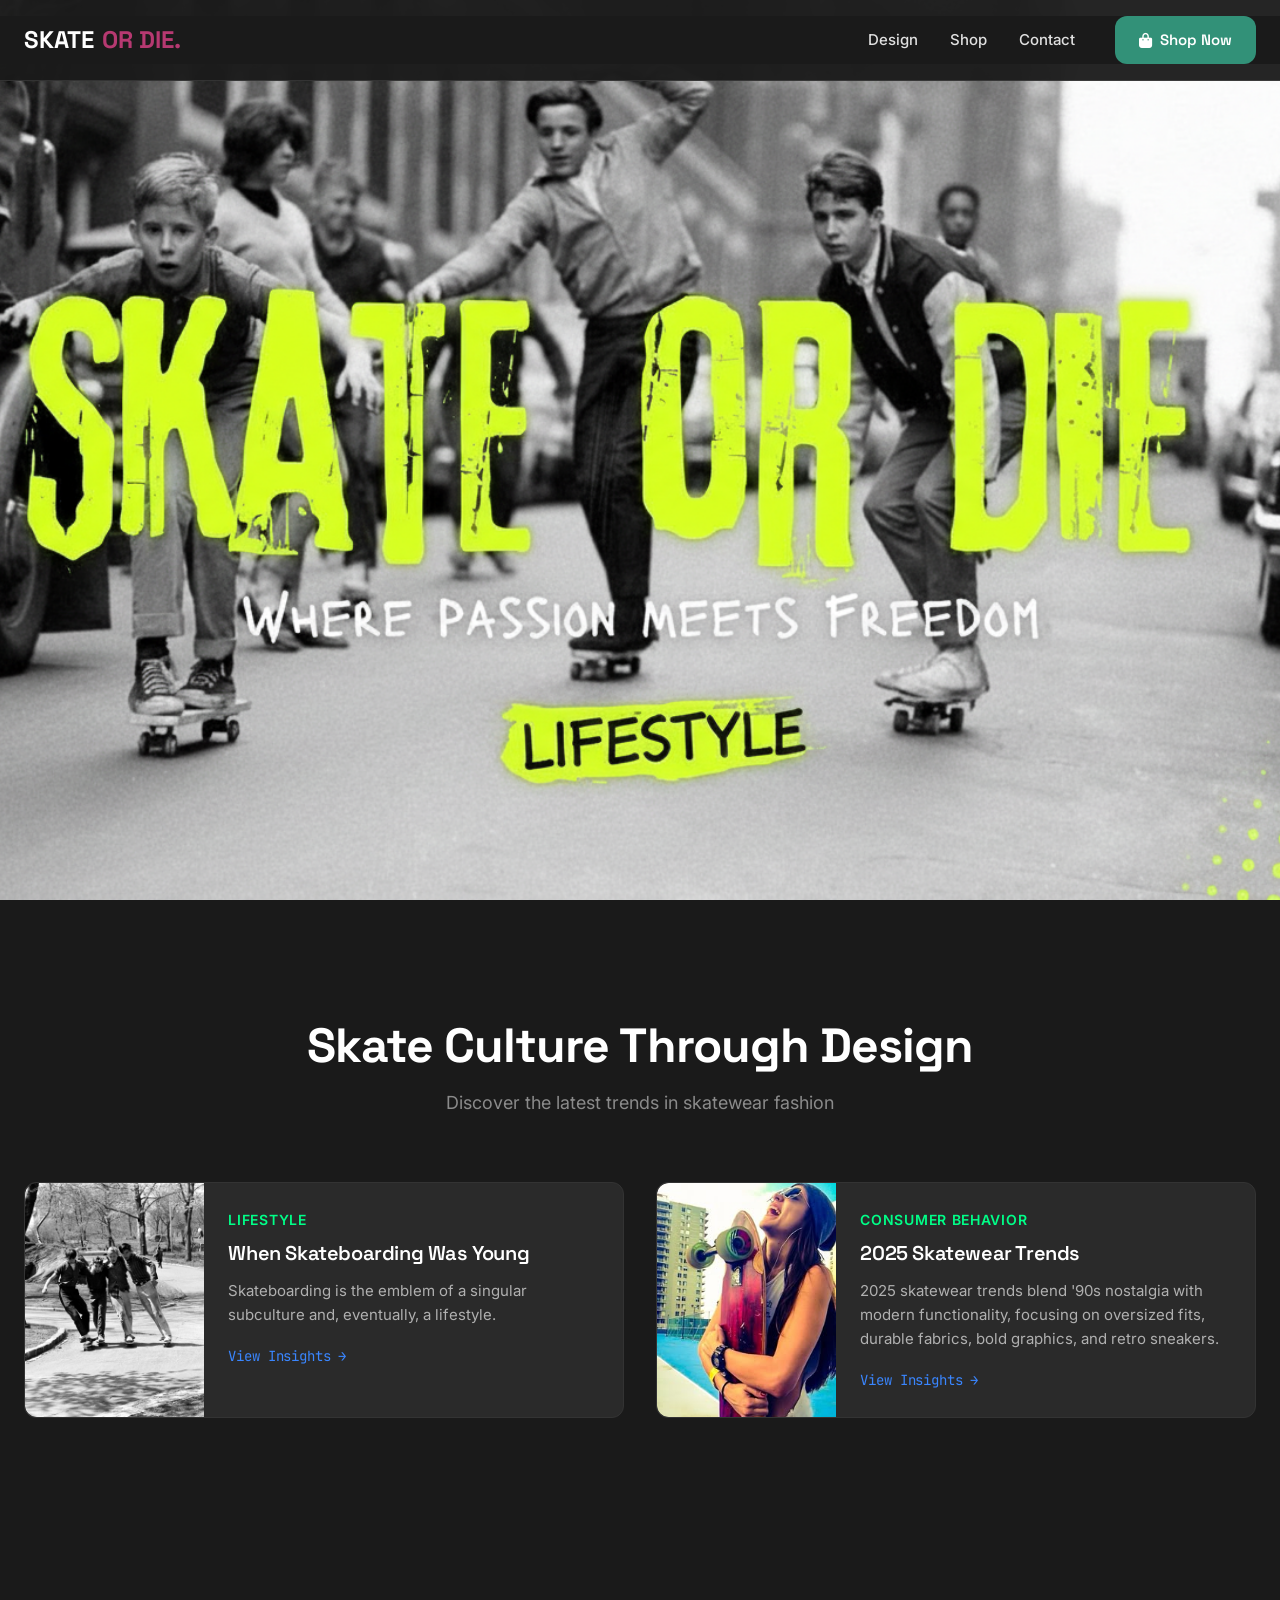
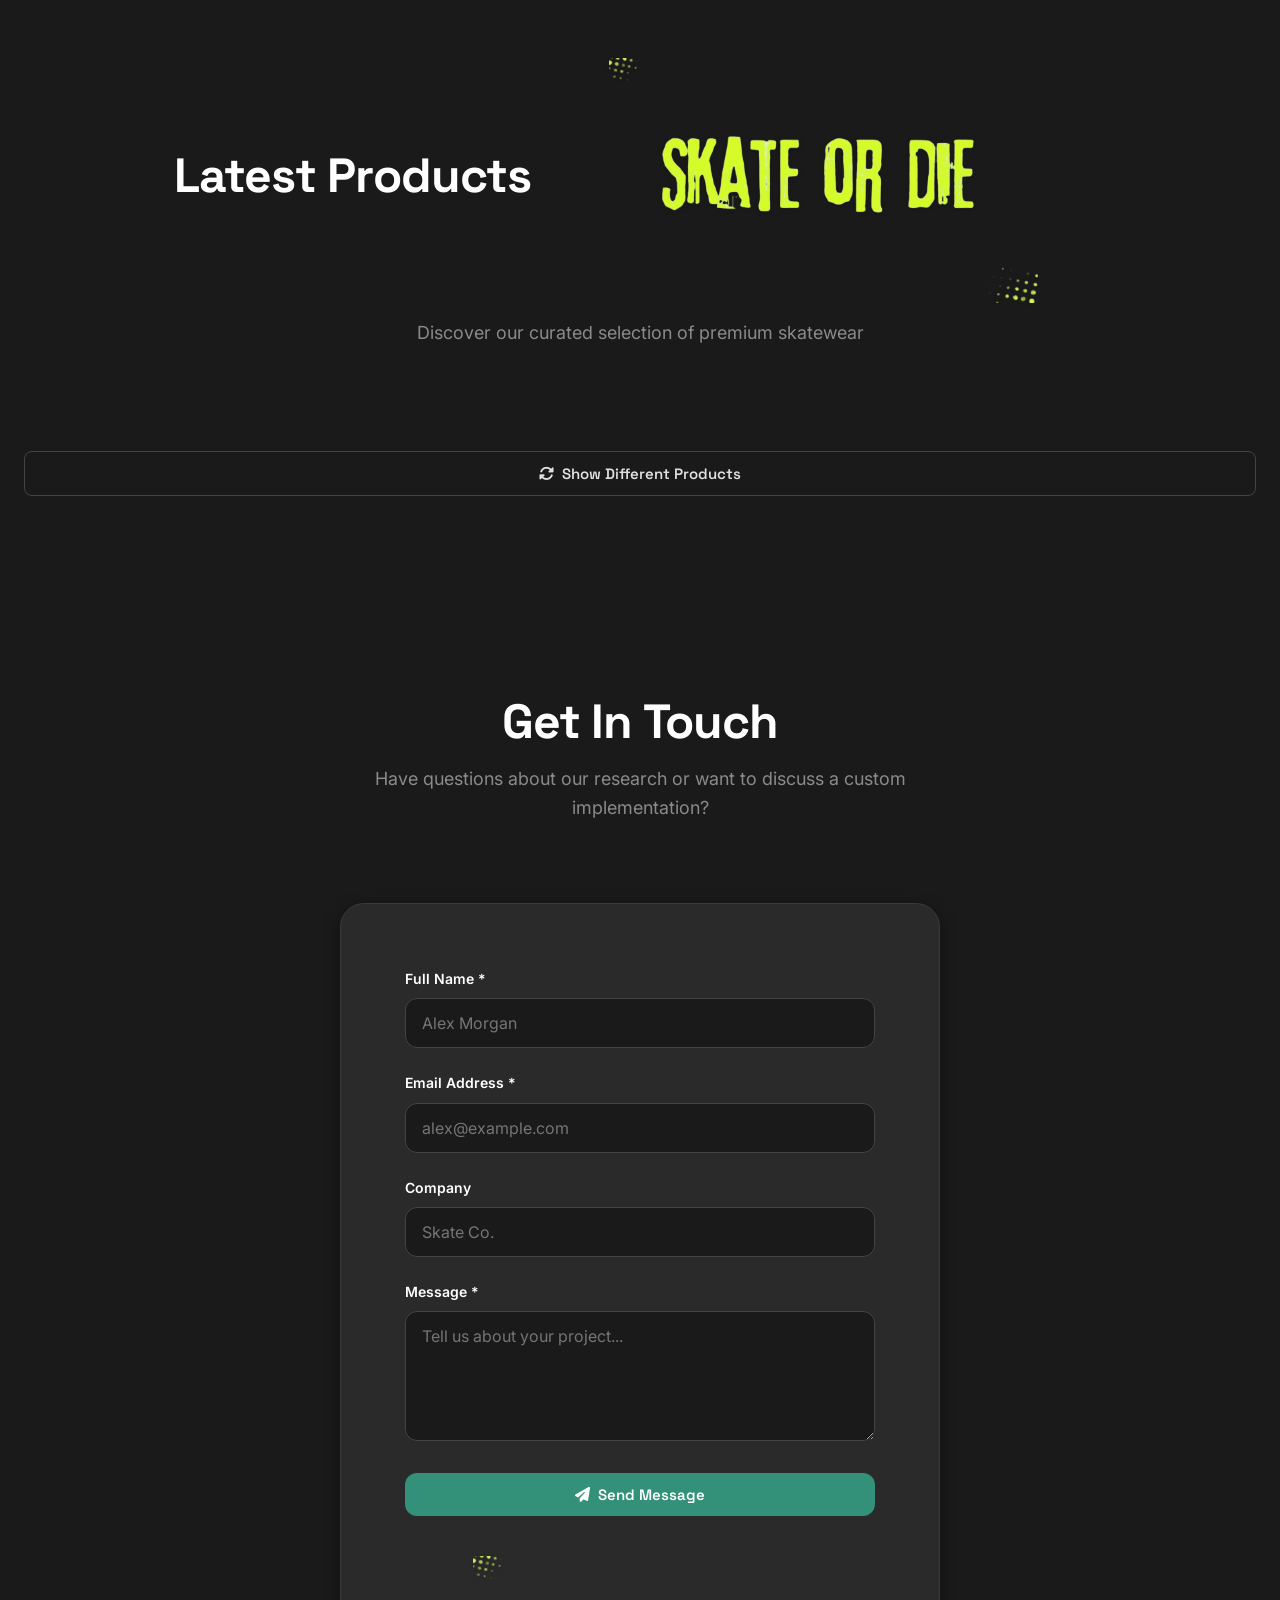
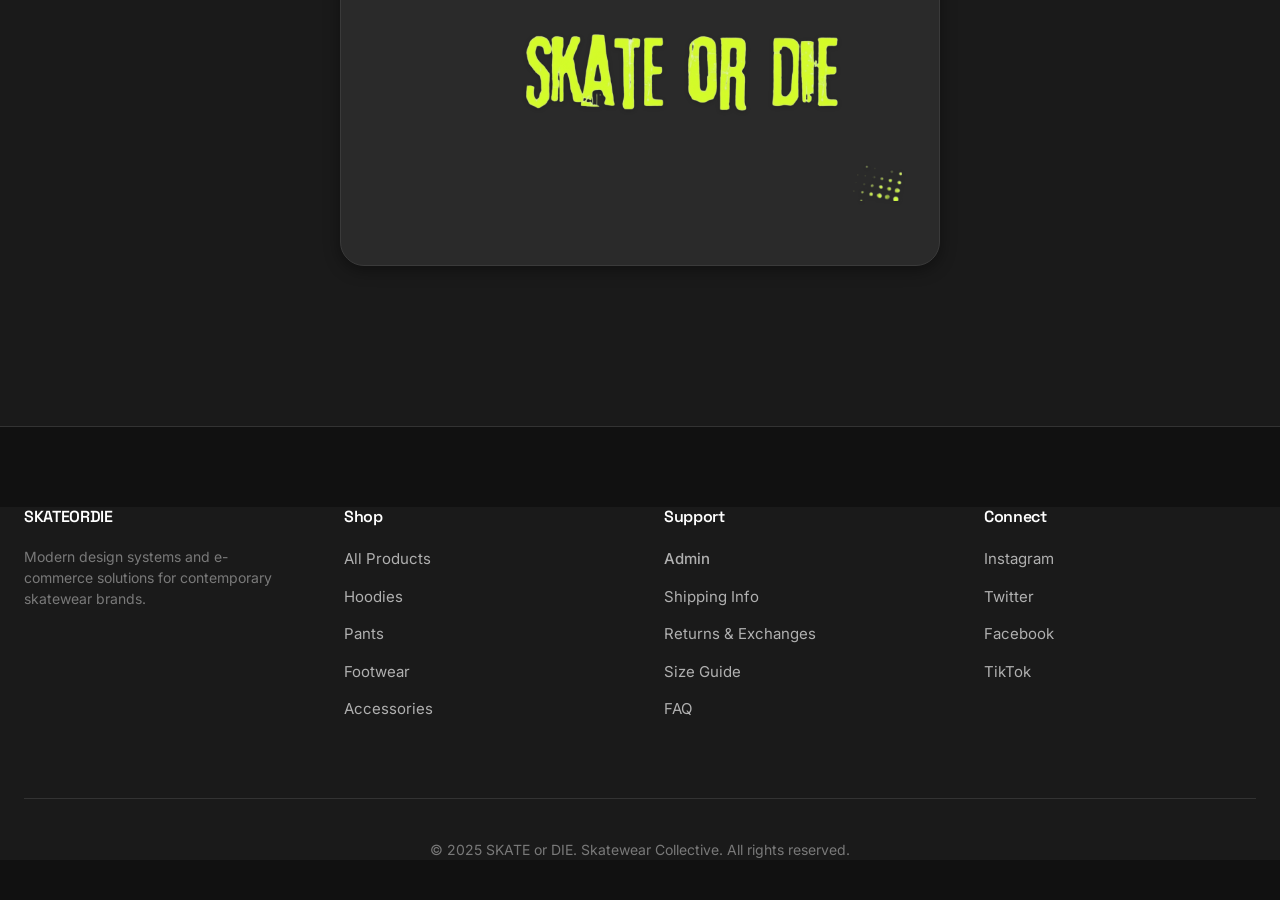
<file: index.html>
<!DOCTYPE html>
<html lang="en">
<head>
  <meta charset="UTF-8">
  <meta name="viewport" content="width=device-width, initial-scale=1.0">
  <title>SKATEORDIE. | Modern Skatewear Collective</title>
  <!-- Google Fonts -->
  <link rel="preconnect" href="https://fonts.googleapis.com">
  <link rel="preconnect" href="https://fonts.gstatic.com" crossorigin>
  <link href="https://fonts.googleapis.com/css2?family=Inter:wght@300;400;500;600;700;800&family=Space+Grotesk:wght@400;500;600;700&family=JetBrains+Mono:wght@400;500&display=swap" rel="stylesheet">
  <!-- Icons -->
  <link rel="stylesheet" href="https://cdnjs.cloudflare.com/ajax/libs/font-awesome/6.4.0/css/all.min.css">
  <!-- CSS Files -->
  <link rel="stylesheet" href="css/style.css">
  <link rel="stylesheet" href="css/home.css">
</head>
<body>
<!-- Modern Header -->
<header class="header" id="header">
  <div class="container header-container">
    <a href="index.html" class="logo">
      SKATE<span>OR DIE.</span>
    </a>

    <nav class="nav">
      <ul class="nav-links">
        <li><a href="#research" class="nav-link">Design</a></li>
        <li class="dropdown">
          <a href="shop.html" class="nav-link">Shop</a>
          <div class="dropdown-content">

          </div>
        </li>
        <li><a href="#contact" class="nav-link">Contact</a></li>
      </ul>

      <div class="nav-actions">
        <a href="shop.html#filter-all" class="btn btn-primary" onclick="filterProducts('all')">
          <i class="fas fa-shopping-bag"></i>
          Shop Now
        </a>
      </div>
    </nav>

    <!-- Mobile Menu Toggle -->
    <button class="btn btn-secondary mobile-menu-toggle" style="display: none;">
      <i class="fas fa-bars"></i>
    </button>
  </div>
</header>

<!-- Hero Section -->
<section class="hero">
</section>

<!-- Research Section -->
<section id="research" class="section">
  <div class="container">
    <div class="section-header">
      <h2 class="display-md">Skate Culture Through Design</h2>
      <p class="text-lg opacity-75">
        Discover the latest trends in skatewear fashion
      </p>
    </div>

    <div class="card-grid">
      <div class="card" style="flex: 1; min-width: 300px; display: flex; flex-direction: row;">
        <div style="width: 30%;
               background:
                 url('img/img5.jpg')
                 center/cover no-repeat;
               border-radius: var(--border-radius) 0 0 var(--border-radius);">
        </div>
        <div style="width: 70%; padding: 24px;">
          <div class="card-category">LIFESTYLE</div>
          <h3 class="card-title">When Skateboarding Was Young</h3>
          <p class="card-description">
            Skateboarding is the emblem of a singular subculture and, eventually, a lifestyle.
          </p>
          <a href="#" class="text-sm font-mono" style="color: var(--primary); text-decoration: none;">
            View Insights →
          </a>
        </div>
      </div>

      <div class="card" style="flex: 1; min-width: 300px; display: flex; flex-direction: row;">
        <div style="width: 30%;
               background:
                 url('img/img2.jpg')
                 center/cover no-repeat;
               border-radius: var(--border-radius) 0 0 var(--border-radius);">
        </div>
        <div style="width: 70%; padding: 24px;">
          <div class="card-category">Consumer Behavior</div>
          <h3 class="card-title">2025 Skatewear Trends</h3>
          <p class="card-description">
            2025 skatewear trends blend '90s nostalgia with modern functionality, focusing on oversized fits, durable fabrics, bold graphics, and retro sneakers.
          </p>
          <a href="#" class="text-sm font-mono" style="color: var(--primary); text-decoration: none;">
            View Insights →
          </a>
        </div>
      </div>
    </div>
  </div>
</section>

<!-- Products Section -->
<section id="moodboards" class="section">
  <div class="container">
    <div class="section-header">
      <h2 class="display-md">Latest Products
        <span class="inline-logo"></span>
      </h2>
      <p class="text-lg opacity-75">
        Discover our curated selection of premium skatewear
      </p>
    </div>

    <div class="card-grid" id="productsContainer" style="display: grid; grid-template-columns: repeat(auto-fit, minmax(300px, 1fr)); gap: 24px;">
      <!-- Три случайные карточки загружаются динамически -->
    </div>

    <!-- Кнопка для обновления продуктов -->
    <div style="text-align: center; margin-top: 40px;">
      <button class="btn btn-accent" onclick="refreshHomeProducts()"
              style="padding: 12px 24px; background-color: transparent; color: #e0e0e0; border: 1px solid #444; border-radius: 8px; font-weight: 600; cursor: pointer; transition: all 0.3s ease;">
        <i class="fas fa-sync-alt"></i>
        Show Different Products
      </button>
    </div>
  </div>
</section>

<!-- Contact Section - UPDATED VERSION -->
<!-- Contact Section -->
<section id="contact" class="section-sm">
  <div class="container">
    <div class="section-header">
      <h2 class="display-md">Get In Touch</h2>
      <p class="text-lg opacity-75">
        Have questions about our research or want to discuss a custom implementation?
      </p>
    </div>

    <div class="form-section" style="max-width: 600px;">
      <!-- Success Message (will be shown after redirect) -->
      <div id="successMessage" style="display: none; padding: 20px; background: rgba(46, 204, 113, 0.1); border: 1px solid #2ecc71; border-radius: 8px; margin-bottom: 20px;">
        <div style="display: flex; align-items: center; gap: 10px;">
          <i class="fas fa-check-circle" style="color: #2ecc71; font-size: 1.5rem;"></i>
          <div>
            <h3 style="color: #2ecc71; margin: 0 0 5px 0;">Message Sent Successfully!</h3>
            <p style="color: white; margin: 0; opacity: 0.9;">Thank you for contacting us. We'll get back to you soon.</p>
          </div>
        </div>
      </div>

      <!-- Contact Form -->

      <form name="contact" method="POST" data-netlify="true" action="/thank-you.html" netlify-honeypot="bot-field">
        <!-- Hidden fields required by Netlify -->
        <input type="hidden" name="form-name" value="contact">

        <!-- Optional subject -->
        <input type="hidden" name="subject" value="New message from SKATEORDIE contact form">

        <!-- Honeypot field -->
        <p style="display: none;">
          <label>Don't fill this out if you're human: <input name="bot-field"></label>
        </p>

        <div class="form-group">
          <label class="form-label">Full Name *</label>
          <input type="text" name="name" class="form-control" placeholder="Alex Morgan" required>
        </div>

        <div class="form-group">
          <label class="form-label">Email Address *</label>
          <input type="email" name="email" class="form-control" placeholder="alex@example.com" required>
        </div>

        <div class="form-group">
          <label class="form-label">Company</label>
          <input type="text" name="company" class="form-control" placeholder="Skate Co.">
        </div>

        <div class="form-group">
          <label class="form-label">Message *</label>
          <textarea name="message" class="form-control" placeholder="Tell us about your project..." rows="5" required></textarea>
        </div>

        <button type="submit" class="btn btn-primary" style="width: 100%" id="submitBtn">
          <i class="fas fa-paper-plane"></i>
          Send Message
        </button>
      </form>

      <div style="margin-top: 40px;">
        <span class="inline-logo"></span>
      </div>
    </div>
  </div>
</section>

<!-- Footer -->

<!-- Footer -->
<footer class="footer">
  <div class="container">
    <div class="footer-grid">
      <div class="footer-col">
        <h3>SKATEORDIE</h3>
        <p class="text-sm opacity-75 mt-3">
          Modern design systems and e-commerce solutions
          for contemporary skatewear brands.
        </p>
      </div>

      <div class="footer-col">
        <h3>Shop</h3>
        <ul class="footer-links">
          <li><a href="#filter-all" onclick="filterProducts('all')">All Products</a></li>
          <li><a href="#filter-hoodies" onclick="filterProducts('Hoodies')">Hoodies</a></li>
          <li><a href="#filter-pants" onclick="filterProducts('Pants')">Pants</a></li>
          <li><a href="#filter-footwear" onclick="filterProducts('Footwear')">Footwear</a></li>
          <li><a href="#filter-accessories" onclick="filterProducts('Accessories')">Accessories</a></li>
        </ul>
      </div>

      <div class="footer-col">
        <h3>Support</h3>
        <ul class="footer-links">
          <li><a href="admin.html" class="nav-link">Admin</a></li>
          <li><a href="#">Shipping Info</a></li>
          <li><a href="#">Returns & Exchanges</a></li>
          <li><a href="#">Size Guide</a></li>
          <li><a href="#">FAQ</a></li>
        </ul>
      </div>

      <div class="footer-col">
        <h3>Connect</h3>
        <ul class="footer-links">
          <li><a href="#">Instagram</a></li>
          <li><a href="#">Twitter</a></li>
          <li><a href="#">Facebook</a></li>
          <li><a href="#">TikTok</a></li>
        </ul>
      </div>
    </div>

    <div class="footer-bottom">
      <p class="text-sm opacity-75">
        © 2025 SKATE or DIE. Skatewear Collective. All rights reserved.
      </p>
    </div>
  </div>
</footer>

<!-- JavaScript Files -->
<script src="js/script.js"></script>
<script src="js/home.js"></script>
<script src="js/navbar.js"></script> <!-- ДОБАВИТЬ ЭТОТ СКРИПТ -->
<script src="js/home-products.js"></script> <!-- ДОБАВИТЬ ЭТОТ СКРИПТ -->

<!-- Form Submission JavaScript -->
</body>
</html>
</file>
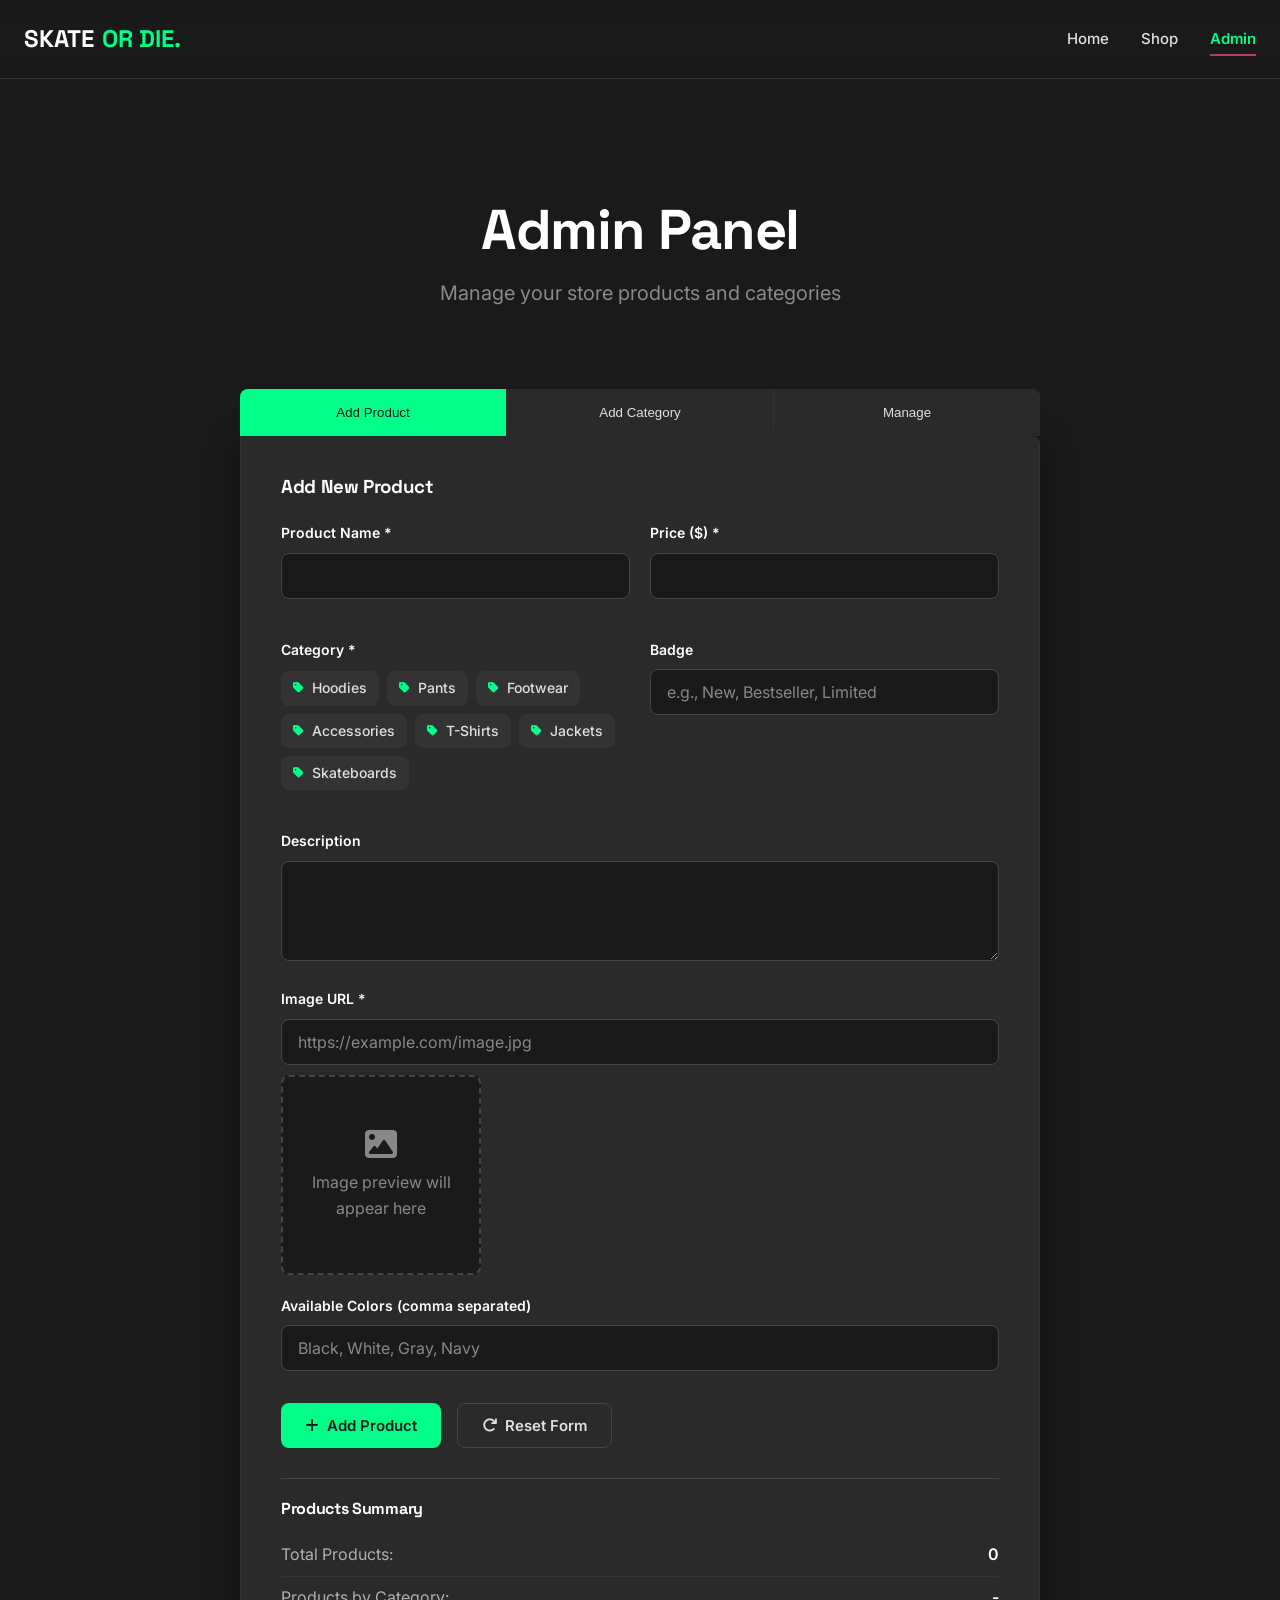
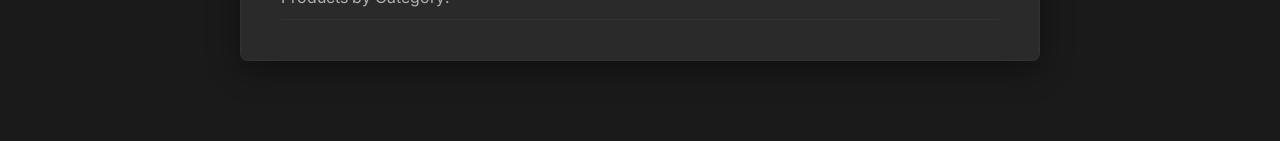
<file: admin.html>
<!DOCTYPE html>
<html lang="en">
<head>
  <meta charset="UTF-8">
  <meta name="viewport" content="width=device-width, initial-scale=1.0">
  <title>Admin Panel | SKATEORDIE.</title>
  <!-- Google Fonts -->
  <link rel="preconnect" href="https://fonts.googleapis.com">
  <link rel="preconnect" href="https://fonts.gstatic.com" crossorigin>
  <link href="https://fonts.googleapis.com/css2?family=Inter:wght@300;400;500;600;700;800&family=Space+Grotesk:wght@400;500;600;700&family=JetBrains+Mono:wght@400;500&display=swap" rel="stylesheet">
  <!-- Icons -->
  <link rel="stylesheet" href="https://cdnjs.cloudflare.com/ajax/libs/font-awesome/6.4.0/css/all.min.css">
  <!-- CSS Files -->
  <link rel="stylesheet" href="css/style.css">
  <style>
    /* Темная тема для админ панели */
    body {
      background-color: #1a1a1a;
      color: #e0e0e0;
    }

    .admin-header {
      background-color: rgba(26, 26, 26, 0.95);
      border-bottom: 1px solid #333;
      padding: 20px 0;
    }

    .logo {
      color: #ffffff;
    }

    .logo span {
      color: #00ff88;
    }

    .nav-link {
      color: #e0e0e0;
    }

    .nav-link:hover {
      color: #00ff88;
    }

    .nav-link.active {
      color: #00ff88;
    }

    .admin-hero {
      padding-top: 120px;
      padding-bottom: 40px;
      text-align: center;
    }

    .display-md {
      color: #ffffff;
      margin-bottom: 16px;
    }

    .admin-panel-section {
      padding: 40px 0 80px;
    }

    .admin-tabs {
      display: flex;
      gap: 1px;
      background-color: #333;
      border-radius: 8px 8px 0 0;
      overflow: hidden;
      max-width: 800px;
      margin: 0 auto;
    }

    .admin-tab {
      flex: 1;
      padding: 16px;
      background-color: #2a2a2a;
      border: none;
      color: #e0e0e0;
      font-weight: 500;
      cursor: pointer;
      transition: all 0.3s ease;
      text-align: center;
    }

    .admin-tab:hover {
      background-color: #333;
    }

    .admin-tab.active {
      background-color: #00ff88;
      color: #1a1a1a;
    }

    .admin-content {
      background-color: #2a2a2a;
      border-radius: 0 8px 8px 8px;
      padding: 40px;
      box-shadow: 0 8px 32px rgba(0,0,0,0.4);
      max-width: 800px;
      margin: 0 auto;
      border: 1px solid #333;
      border-top: none;
    }

    .admin-form {
      display: none;
    }

    .admin-form.active {
      display: block;
      animation: fadeIn 0.3s ease;
    }

    @keyframes fadeIn {
      from { opacity: 0; transform: translateY(10px); }
      to { opacity: 1; transform: translateY(0); }
    }

    .form-row {
      display: grid;
      grid-template-columns: 1fr 1fr;
      gap: 20px;
      margin-bottom: 20px;
    }

    .form-group {
      margin-bottom: 20px;
    }

    .form-label {
      display: block;
      font-size: 0.875rem;
      font-weight: 600;
      margin-bottom: 8px;
      color: #ffffff;
    }

    .form-control {
      width: 100%;
      padding: 12px 16px;
      border: 1px solid #444;
      border-radius: 8px;
      font-family: 'Inter', sans-serif;
      font-size: 1rem;
      background-color: #1a1a1a;
      color: #ffffff;
      transition: all 0.3s ease;
    }

    .form-control:focus {
      outline: none;
      border-color: #00ff88;
      box-shadow: 0 0 0 3px rgba(0, 255, 136, 0.1);
    }

    .form-control::placeholder {
      color: #888;
    }

    textarea.form-control {
      min-height: 100px;
      resize: vertical;
    }

    .form-actions {
      display: flex;
      gap: 16px;
      margin-top: 32px;
    }

    .image-preview {
      width: 200px;
      height: 200px;
      border-radius: 8px;
      overflow: hidden;
      background-color: #1a1a1a;
      border: 2px dashed #444;
      display: flex;
      align-items: center;
      justify-content: center;
      margin-top: 10px;
    }

    .image-preview img {
      width: 100%;
      height: 100%;
      object-fit: cover;
    }

    .image-preview-placeholder {
      color: #888;
      text-align: center;
      padding: 20px;
    }

    .image-preview-placeholder i {
      font-size: 2rem;
      margin-bottom: 10px;
      display: block;
    }

    .categories-list {
      margin-top: 20px;
    }

    .categories-tags {
      display: flex;
      flex-wrap: wrap;
      gap: 8px;
      margin-top: 10px;
    }

    .category-tag {
      display: inline-flex;
      align-items: center;
      gap: 8px;
      padding: 6px 12px;
      background-color: #333;
      border-radius: 8px;
      font-size: 0.875rem;
      font-weight: 500;
      color: #e0e0e0;
      cursor: pointer;
      transition: all 0.3s ease;
    }

    .category-tag:hover {
      background-color: #444;
    }

    .category-tag.selected {
      background-color: #00ff88;
      color: #1a1a1a;
    }

    .category-tag i {
      color: #00ff88;
      font-size: 0.75rem;
    }

    .category-tag.selected i {
      color: #1a1a1a;
    }

    .products-summary {
      margin-top: 30px;
      padding-top: 20px;
      border-top: 1px solid #444;
    }

    .summary-item {
      display: flex;
      justify-content: space-between;
      padding: 8px 0;
      border-bottom: 1px solid #333;
    }

    .summary-label {
      color: #b0b0b0;
    }

    .summary-value {
      font-weight: 600;
      color: #ffffff;
    }

    .btn {
      display: inline-flex;
      align-items: center;
      gap: 8px;
      padding: 12px 24px;
      border-radius: 8px;
      border: none;
      font-family: 'Inter', sans-serif;
      font-weight: 600;
      font-size: 0.9375rem;
      cursor: pointer;
      transition: all 0.3s ease;
      text-decoration: none;
    }

    .btn-primary {
      background-color: #00ff88;
      color: #1a1a1a;
    }

    .btn-primary:hover {
      opacity: 0.9;
      transform: translateY(-2px);
    }

    .btn-secondary {
      background-color: transparent;
      color: #e0e0e0;
      border: 1px solid #444;
    }

    .btn-secondary:hover {
      border-color: #00ff88;
      color: #00ff88;
    }

    .notification {
      position: fixed;
      top: 100px;
      right: 24px;
      background-color: #00ff88;
      color: #1a1a1a;
      padding: 12px 20px;
      border-radius: 8px;
      box-shadow: 0 4px 16px rgba(0,0,0,0.4);
      z-index: 9999;
      animation: slideIn 0.3s ease;
      font-weight: 500;
      max-width: 300px;
    }

    @keyframes slideIn {
      from { transform: translateX(100%); opacity: 0; }
      to { transform: translateX(0); opacity: 1; }
    }
  </style>
</head>
<body>
<!-- Admin Header -->
<header class="admin-header">
  <div class="container header-container">
    <a href="index.html" class="logo">
      SKATE<span>OR DIE.</span>
    </a>

    <nav class="nav">
      <ul class="nav-links">
        <li><a href="index.html" class="nav-link">Home</a></li>
        <li><a href="shop.html" class="nav-link">Shop</a></li>
        <li><a href="admin.html" class="nav-link active">Admin</a></li>
      </ul>
    </nav>
  </div>
</header>

<!-- Admin Hero -->
<section class="admin-hero">
  <div class="container">
    <h1 class="display-md">Admin Panel</h1>
    <p class="text-lg opacity-75">
      Manage your store products and categories
    </p>
  </div>
</section>

<!-- Admin Panel -->
<section class="admin-panel-section">
  <div class="container">
    <div class="admin-tabs">
      <button class="admin-tab active" onclick="showAdminTab('addProduct')">Add Product</button>
      <button class="admin-tab" onclick="showAdminTab('addCategory')">Add Category</button>
      <button class="admin-tab" onclick="showAdminTab('manage')">Manage</button>
    </div>

    <div class="admin-content">
      <!-- Add Product Form -->
      <div class="admin-form active" id="addProductForm">
        <h3 class="mb-4">Add New Product</h3>
        <form id="productForm" onsubmit="addNewProduct(event)">
          <div class="form-row">
            <div class="form-group">
              <label class="form-label">Product Name *</label>
              <input type="text" class="form-control" id="productName" required>
            </div>

            <div class="form-group">
              <label class="form-label">Price ($) *</label>
              <input type="number" class="form-control" id="productPrice" min="0" step="0.01" required>
            </div>
          </div>

          <div class="form-row">
            <div class="form-group">
              <label class="form-label">Category *</label>
              <div class="categories-tags" id="categorySelection">
                <!-- Categories will be loaded here -->
              </div>
              <input type="hidden" id="selectedCategory" required>
            </div>

            <div class="form-group">
              <label class="form-label">Badge</label>
              <input type="text" class="form-control" id="productBadge" placeholder="e.g., New, Bestseller, Limited">
            </div>
          </div>

          <div class="form-group">
            <label class="form-label">Description</label>
            <textarea class="form-control" id="productDescription" rows="3"></textarea>
          </div>

          <div class="form-group">
            <label class="form-label">Image URL *</label>
            <input type="url" class="form-control" id="productImageUrl"
                   placeholder="https://example.com/image.jpg" required>

            <div class="image-preview" id="imagePreview">
              <div class="image-preview-placeholder">
                <i class="fas fa-image"></i>
                <span>Image preview will appear here</span>
              </div>
            </div>
          </div>

          <div class="form-group">
            <label class="form-label">Available Colors (comma separated)</label>
            <input type="text" class="form-control" id="productColors"
                   placeholder="Black, White, Gray, Navy">
          </div>

          <div class="form-actions">
            <button type="submit" class="btn btn-primary">
              <i class="fas fa-plus"></i>
              Add Product
            </button>
            <button type="button" class="btn btn-secondary" onclick="resetProductForm()">
              <i class="fas fa-redo"></i>
              Reset Form
            </button>
          </div>
        </form>

        <div class="products-summary">
          <h4 class="mb-3">Products Summary</h4>
          <div class="summary-item">
            <span class="summary-label">Total Products:</span>
            <span class="summary-value" id="totalProducts">0</span>
          </div>
          <div class="summary-item">
            <span class="summary-label">Products by Category:</span>
            <span class="summary-value" id="categorySummary">-</span>
          </div>
        </div>
      </div>

      <!-- Add Category Form -->
      <div class="admin-form" id="addCategoryForm">
        <h3 class="mb-4">Add New Category</h3>
        <form id="categoryForm" onsubmit="addNewCategory(event)">
          <div class="form-group">
            <label class="form-label">Category Name *</label>
            <input type="text" class="form-control" id="categoryName" required>
          </div>

          <div class="form-actions">
            <button type="submit" class="btn btn-primary">
              <i class="fas fa-plus"></i>
              Add Category
            </button>
            <button type="button" class="btn btn-secondary" onclick="resetCategoryForm()">
              <i class="fas fa-redo"></i>
              Reset
            </button>
          </div>
        </form>

        <div class="categories-list mt-4">
          <h4 class="mb-3">Existing Categories</h4>
          <div class="categories-tags" id="existingCategories">
            <!-- Categories will be loaded here -->
          </div>
        </div>
      </div>

      <!-- Manage Products -->
      <div class="admin-form" id="manageForm">
        <h3 class="mb-4">Manage Products</h3>
        <div class="products-summary">
          <div class="summary-item">
            <span class="summary-label">Total Products in Database:</span>
            <span class="summary-value" id="dbTotalProducts">0</span>
          </div>
          <div class="summary-item">
            <span class="summary-label">Last Added:</span>
            <span class="summary-value" id="lastAdded">-</span>
          </div>
        </div>

        <div class="form-actions mt-4">
          <button type="button" class="btn btn-secondary" onclick="exportProducts()">
            <i class="fas fa-download"></i>
            Export Products
          </button>
          <button type="button" class="btn btn-secondary" onclick="clearLocalStorage()">
            <i class="fas fa-trash"></i>
            Clear Data
          </button>
          <button type="button" class="btn btn-secondary" onclick="restoreDefaultProducts()" style="margin-left: 10px;">
            <i class="fas fa-undo"></i>
            Restore Defaults
          </button>
        </div>
      </div>
    </div>
  </div>
</section>

<!-- JavaScript -->
<script>
  // Product Data - Load from localStorage or use default
  let products = [];
  let categories = ['Hoodies', 'Pants', 'Footwear', 'Accessories', 'T-Shirts', 'Jackets', 'Skateboards'];
  let selectedCategory = '';

  // Initialize admin panel
  document.addEventListener('DOMContentLoaded', function() {
    loadProductsFromStorage();
    loadCategories();
    updateProductSummary();
    setupImagePreview();
    loadExistingCategoriesList();
  });

  // ===== STORAGE FUNCTIONS =====

  function loadProductsFromStorage() {
    const savedProducts = localStorage.getItem('skateordie_products');
    const savedCategories = localStorage.getItem('skateordie_categories');

    if (savedProducts) {
      products = JSON.parse(savedProducts);
    }

    if (savedCategories) {
      const storedCategories = JSON.parse(savedCategories);
      storedCategories.forEach(cat => {
        if (!categories.includes(cat)) {
          categories.push(cat);
        }
      });
    }
  }

  function saveProductsToStorage() {
    localStorage.setItem('skateordie_products', JSON.stringify(products));
    localStorage.setItem('skateordie_categories', JSON.stringify(categories));
  }

  // ===== ADMIN UI FUNCTIONS =====

  function showAdminTab(tabName) {
    // Hide all forms
    document.querySelectorAll('.admin-form').forEach(form => {
      form.classList.remove('active');
    });

    // Remove active class from all tabs
    document.querySelectorAll('.admin-tab').forEach(tab => {
      tab.classList.remove('active');
    });

    // Show selected form and activate tab
    document.getElementById(`${tabName}Form`).classList.add('active');
    event.target.classList.add('active');
  }

  function loadCategories() {
    const container = document.getElementById('categorySelection');

    if (!container) return;

    container.innerHTML = categories.map(category => `
      <div class="category-tag" onclick="selectCategory('${category}')"
           data-category="${category}">
        <i class="fas fa-tag"></i>
        <span>${category}</span>
      </div>
    `).join('');
  }

  function selectCategory(category) {
    selectedCategory = category;

    // Update UI
    document.querySelectorAll('.category-tag').forEach(tag => {
      tag.classList.remove('selected');
      if (tag.dataset.category === category) {
        tag.classList.add('selected');
      }
    });

    document.getElementById('selectedCategory').value = category;
  }

  function setupImagePreview() {
    const imageUrlInput = document.getElementById('productImageUrl');
    const preview = document.getElementById('imagePreview');

    if (imageUrlInput && preview) {
      imageUrlInput.addEventListener('input', function() {
        const url = this.value.trim();

        if (url && (url.startsWith('http://') || url.startsWith('https://'))) {
          preview.innerHTML = `<img src="${url}" alt="Product preview" onerror="this.onerror=null; this.parentElement.innerHTML='<div class=\'image-preview-placeholder\'><i class=\'fas fa-exclamation-circle\'></i><span>Image not found</span></div>';">`;
        } else if (url) {
          preview.innerHTML = '<div class="image-preview-placeholder"><i class="fas fa-exclamation-circle"></i><span>Invalid URL</span></div>';
        } else {
          preview.innerHTML = '<div class="image-preview-placeholder"><i class="fas fa-image"></i><span>Image preview will appear here</span></div>';
        }
      });
    }
  }

  // ===== PRODUCT MANAGEMENT =====

  function addNewProduct(event) {
    event.preventDefault();

    // Get form values
    const name = document.getElementById('productName').value.trim();
    const price = parseFloat(document.getElementById('productPrice').value);
    const category = document.getElementById('selectedCategory').value;
    const badge = document.getElementById('productBadge').value.trim();
    const description = document.getElementById('productDescription').value.trim();
    const imageUrl = document.getElementById('productImageUrl').value.trim();
    const colors = document.getElementById('productColors').value
      .split(',')
      .map(color => color.trim())
      .filter(color => color.length > 0);

    // Validation
    if (!name || !price || !category || !imageUrl) {
      showNotification('Please fill all required fields', 'error');
      return;
    }

    if (price <= 0) {
      showNotification('Price must be greater than 0', 'error');
      return;
    }

    // Generate new product ID
    const newId = products.length > 0
      ? Math.max(...products.map(p => p.id)) + 1
      : 1;

    // Create new product object
    const newProduct = {
      id: newId,
      name: name,
      price: price,
      category: category,
      imageUrl: imageUrl,
      badge: badge || null,
      colors: colors.length > 0 ? colors : ['Black', 'White', 'Gray'],
      addedDate: new Date().toISOString()
    };

    // Add to products array
    products.push(newProduct);

    // Save to localStorage
    saveProductsToStorage();

    // Update UI
    updateProductSummary();

    // Add to categories if new
    if (!categories.includes(category)) {
      categories.push(category);
      loadCategories();
      loadExistingCategoriesList();
    }

    // Reset form
    resetProductForm();

    // Show notification
    showNotification(`Product "${name}" added successfully!`, 'success');
  }

  function addNewCategory(event) {
    event.preventDefault();

    const categoryName = document.getElementById('categoryName').value.trim();

    if (!categoryName) {
      showNotification('Please enter a category name', 'error');
      return;
    }

    if (categories.includes(categoryName)) {
      showNotification('Category already exists', 'error');
      return;
    }

    // Add to categories
    categories.push(categoryName);

    // ✅ ВАЖНО: Сохраняем обновленные категории в localStorage
    saveProductsToStorage();

    // Update UI
    loadCategories();
    loadExistingCategoriesList();

    // Reset form
    resetCategoryForm();

    showNotification(`Category "${categoryName}" added successfully!`, 'success');
  }

  function loadExistingCategoriesList() {
    const container = document.getElementById('existingCategories');

    if (!container) return;

    container.innerHTML = categories.map(category => `
      <div class="category-tag">
        <i class="fas fa-tag"></i>
        <span>${category}</span>
      </div>
    `).join('');
  }

  function updateProductSummary() {
    document.getElementById('totalProducts').textContent = products.length;
    document.getElementById('dbTotalProducts').textContent = products.length;

    // Count by category
    const byCategory = {};
    products.forEach(product => {
      byCategory[product.category] = (byCategory[product.category] || 0) + 1;
    });

    const summary = Object.entries(byCategory)
      .map(([cat, count]) => `${cat}: ${count}`)
      .join(', ');

    document.getElementById('categorySummary').textContent = summary || '-';

    // Last added product
    if (products.length > 0) {
      const lastProduct = products[products.length - 1];
      document.getElementById('lastAdded').textContent =
        `${lastProduct.name} (${lastProduct.category})`;
    } else {
      document.getElementById('lastAdded').textContent = '-';
    }
  }

  // ===== FORM RESET FUNCTIONS =====

  function resetProductForm() {
    document.getElementById('productForm').reset();
    document.getElementById('imagePreview').innerHTML =
      '<div class="image-preview-placeholder"><i class="fas fa-image"></i><span>Image preview will appear here</span></div>';

    // Clear category selection
    selectedCategory = '';
    document.querySelectorAll('.category-tag').forEach(tag => {
      tag.classList.remove('selected');
    });
    document.getElementById('selectedCategory').value = '';
  }

  function resetCategoryForm() {
    document.getElementById('categoryForm').reset();
  }

  // ===== DATA MANAGEMENT =====

  function exportProducts() {
    const dataStr = JSON.stringify(products, null, 2);
    const dataUri = 'data:application/json;charset=utf-8,'+ encodeURIComponent(dataStr);

    const exportFileDefaultName = `skateordie-products-${new Date().toISOString().split('T')[0]}.json`;

    const linkElement = document.createElement('a');
    linkElement.setAttribute('href', dataUri);
    linkElement.setAttribute('download', exportFileDefaultName);
    document.body.appendChild(linkElement);
    linkElement.click();
    document.body.removeChild(linkElement);

    showNotification('Products exported successfully', 'success');
  }

  function clearLocalStorage() {
    if (confirm('Are you sure you want to clear all product data? This cannot be undone.')) {
      localStorage.removeItem('skateordie_products');
      localStorage.removeItem('skateordie_categories');

      // Reset categories
      categories = ['Hoodies', 'Pants', 'Footwear', 'Accessories', 'T-Shirts', 'Jackets', 'Skateboards'];

      // Reset products
      products = [];

      // Update UI
      loadCategories();
      loadExistingCategoriesList();
      updateProductSummary();

      showNotification('All data cleared successfully', 'success');
    }
  }

  function restoreDefaultProducts() {
    if (confirm('Restore default products?')) {
      // Reload the page
      location.reload();
    }
  }

  // ===== UTILITY FUNCTIONS =====

  function showNotification(message, type = 'success') {
    const notification = document.createElement('div');
    notification.className = 'notification';
    notification.textContent = message;

    if (type === 'error') {
      notification.style.backgroundColor = '#ff4444';
    }

    document.body.appendChild(notification);

    // Remove after 3 seconds
    setTimeout(() => {
      notification.style.animation = 'slideIn 0.3s ease reverse';
      setTimeout(() => {
        if (document.body.contains(notification)) {
          document.body.removeChild(notification);
        }
      }, 300);
    }, 3000);
  }
</script>
</body>
</html>
</file>
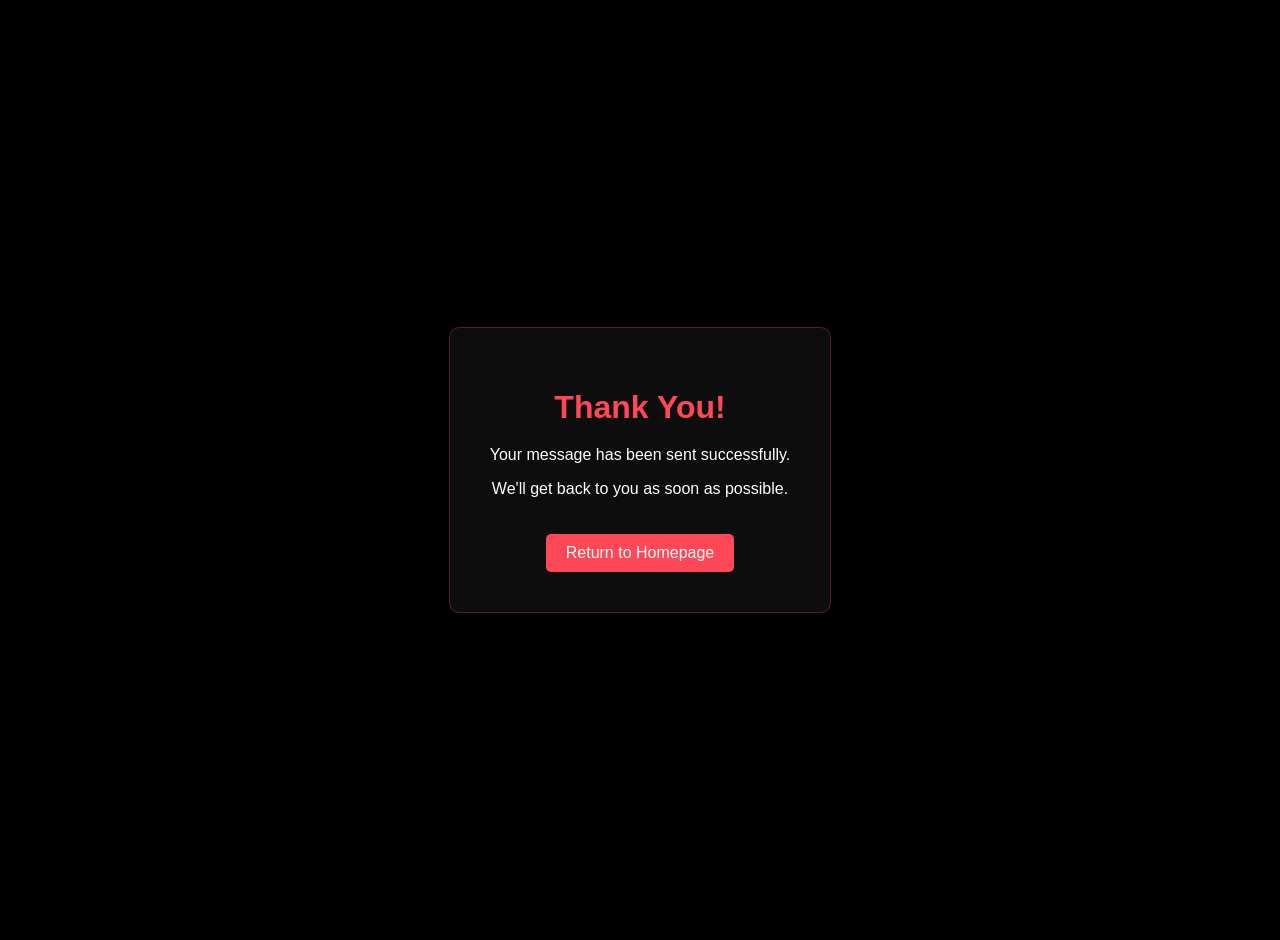
<file: thank-you.html>
<!DOCTYPE html>
<html lang="en">
<head>
  <meta charset="UTF-8">
  <meta name="viewport" content="width=device-width, initial-scale=1.0">
  <title>Thank You | SKATEORDIE.</title>
  <style>
    body {
      font-family: Arial, sans-serif;
      background: #000;
      color: white;
      display: flex;
      justify-content: center;
      align-items: center;
      height: 100vh;
      margin: 0;
      text-align: center;
      padding: 20px;
    }
    .container {
      max-width: 500px;
      background: rgba(255,255,255,0.05);
      padding: 40px;
      border-radius: 10px;
      border: 1px solid rgba(255,71,87,0.3);
    }
    h1 {
      color: #ff4757;
      margin-bottom: 20px;
    }
    .btn {
      display: inline-block;
      margin-top: 20px;
      padding: 10px 20px;
      background: #ff4757;
      color: white;
      text-decoration: none;
      border-radius: 5px;
    }
  </style>
</head>
<body>
<div class="container">
  <h1>Thank You!</h1>
  <p>Your message has been sent successfully.</p>
  <p>We'll get back to you as soon as possible.</p>
  <a href="index.html" class="btn">Return to Homepage</a>
</div>
</body>
</html>
</file>
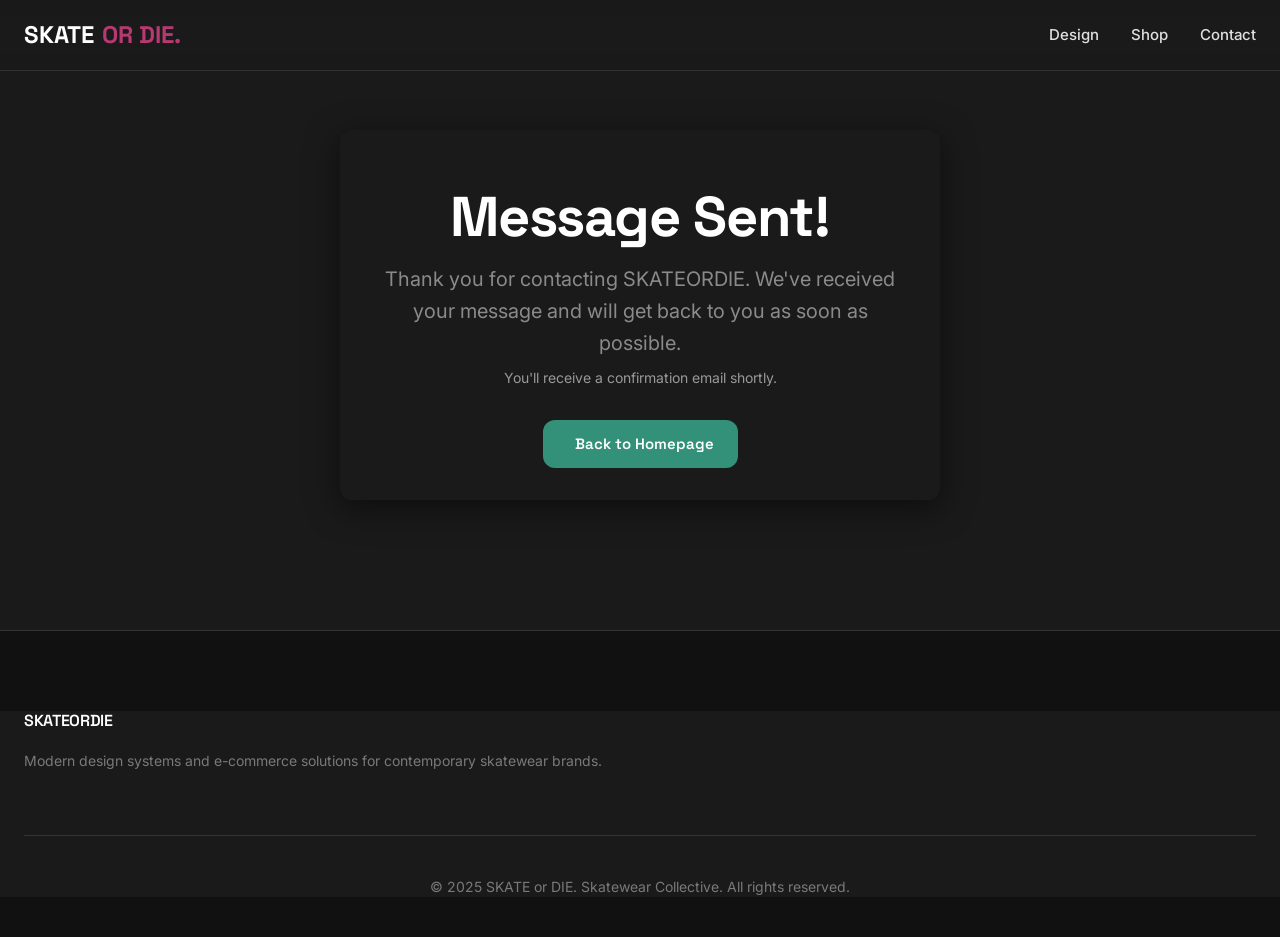
<file: thank_you.html>
<!DOCTYPE html>
<html lang="en">
<head>
  <meta charset="UTF-8">
  <meta name="viewport" content="width=device-width, initial-scale=1.0">
  <title>Thank You! | SKATEORDIE.</title>
  <!-- Samma länkar som på din huvudsida -->
  <link rel="preconnect" href="https://fonts.googleapis.com">
  <link rel="preconnect" href="https://fonts.gstatic.com" crossorigin>
  <link href="https://fonts.googleapis.com/css2?family=Inter:wght@300;400;500;600;700;800&family=Space+Grotesk:wght@400;500;600;700&family=JetBrains+Mono:wght@400;500&display=swap" rel="stylesheet">
  <link rel="stylesheet" href="css/style.css">
  <link rel="stylesheet" href="css/home.css">
  <style>
    .thank-you-container {
      min-height: 70vh;
      display: flex;
      align-items: center;
      justify-content: center;
      text-align: center;
      padding: 2rem;
    }

    .thank-you-content {
      max-width: 600px;
      background: var(--surface);
      padding: 2rem;
      border-radius: var(--border-radius);
      box-shadow: var(--shadow-lg);
    }

    .thank-you-icon {
      font-size: 4rem;
      color: var(--primary);
      margin-bottom: 1.5rem;
    }

    .return-btn {
      display: inline-flex;
      align-items: center;
      gap: 0.5rem;
      margin-top: 2rem;
      padding: 0.75rem 1.5rem;
    }
  </style>
</head>
<body>
<!-- Samma header som på din huvudsida -->
<header class="header" id="header">
  <div class="container header-container">
    <a href="index.html" class="logo">
      SKATE<span>OR DIE.</span>
    </a>
    <nav class="nav">
      <ul class="nav-links">
        <li><a href="index.html#research" class="nav-link">Design</a></li>
        <li><a href="shop.html" class="nav-link">Shop</a></li>
        <li><a href="index.html#contact" class="nav-link">Contact</a></li>
      </ul>
    </nav>
  </div>
</header>

<main>
  <div class="container thank-you-container">
    <div class="thank-you-content">
      <div class="thank-you-icon">
        <i class="fas fa-check-circle"></i>
      </div>
      <h1 class="display-md">Message Sent!</h1>
      <p class="text-lg opacity-75 mt-3">
        Thank you for contacting SKATEORDIE. We've received your message and will get back to you as soon as possible.
      </p>
      <p class="text-sm opacity-60 mt-2">
        You'll receive a confirmation email shortly.
      </p>
      <a href="index.html" class="btn btn-primary return-btn">
        <i class="fas fa-arrow-left"></i>
        Back to Homepage
      </a>
    </div>
  </div>
</main>

<!-- Samma footer som på din huvudsida -->
<footer class="footer">
  <div class="container">
    <div class="footer-grid">
      <div class="footer-col">
        <h3>SKATEORDIE</h3>
        <p class="text-sm opacity-75 mt-3">
          Modern design systems and e-commerce solutions
          for contemporary skatewear brands.
        </p>
      </div>
      <!-- ... resten av din footer ... -->
    </div>
    <div class="footer-bottom">
      <p class="text-sm opacity-75">
        © 2025 SKATE or DIE. Skatewear Collective. All rights reserved.
      </p>
    </div>
  </div>
</footer>
</body>
</html>
</file>
<file: css/style.css>
/* ===== MODERN DESIGN SYSTEM ===== */
:root {
  --black: #329178;
  --white: #ffffff;
  --gray-50: #f8f9fa;
  --gray-100: #e9ecef;
  --gray-200: #dee2e6;
  --gray-800: #343a40;
  --gray-900: #212529;

  --primary: #3a86ff;
  --primary-dark: #2667cc;
  --accent: #b63971;
  --success: #38b000;


  --border-radius: 12px;
  --border-radius-lg: 24px;
  --border-radius-sm: 8px;

  --shadow-sm: 0 2px 8px rgba(0,0,0,0.3);
  --shadow-md: 0 4px 16px rgba(0,0,0,0.4);
  --shadow-lg: 0 8px 32px rgba(0,0,0,0.5);
  --shadow-xl: 0 16px 48px rgba(0,0,0,0.6);

  --transition-fast: 150ms cubic-bezier(0.4, 0, 0.2, 1);
  --transition-base: 250ms cubic-bezier(0.4, 0, 0.2, 1);
  --transition-slow: 400ms cubic-bezier(0.4, 0, 0.2, 1);
}

/* ===== RESET & BASE ===== */
* {
  margin: 0;
  padding: 0;
  box-sizing: border-box;
}

html {
  scroll-behavior: smooth;
}
/* Lägg till i din css/style.css fil */
.hidden {
  display: none;
}
body {
  font-family: 'Inter', -apple-system, BlinkMacSystemFont, 'Segoe UI', sans-serif;
  background-color: #1a1a1a; /* ТЕМНЫЙ ФОН */
  color: #e0e0e0; /* Светлый текст */
  line-height: 1.6;
  font-weight: 400;
  overflow-x: hidden;
  -webkit-font-smoothing: antialiased;
  -moz-osx-font-smoothing: grayscale;
}

h1, h2, h3, h4, h5, h6 {
  font-family: 'Space Grotesk', sans-serif;
  font-weight: 700;
  line-height: 1.2;
  letter-spacing: -0.02em;
  color: #ffffff; /* Белые заголовки */
}

.container {
  max-width: 1280px;
  margin: 0 auto;
  padding: 0 24px;
  background-color: #1a1a1a; /* ТОЛЬКО ЭТА СТРОКА ИЗМЕНЕНА */
}
.section{

  background-color: #1a1a1a; /* ТОЛЬКО ЭТА СТРОКА ИЗМЕНЕНА */
}

.section {
  padding: 120px 0;
  background-color: transparent; /* Прозрачный фон секций */
}

.section-sm {
  padding: 80px 0;
}

/* ===== MODERN TYPOGRAPHY ===== */
.display-lg {
  font-size: 4.5rem;
  line-height: 1.1;
  letter-spacing: -0.03em;
  color: #ffffff;
}

.display-md {
  font-size: 3.5rem;
  line-height: 1.1;
  color: #ffffff;
}

.display-sm {
  font-size: 2.5rem;
  line-height: 1.2;
  color: #ffffff;
}

.text-lg {
  font-size: 1.25rem;
  line-height: 1.6;
  color: #b0b0b0;
}

.text-md {
  font-size: 1rem;
  line-height: 1.6;
  color: #b0b0b0;
}

.text-sm {
  font-size: 0.875rem;
  line-height: 1.5;
  color: #999999;
}

.text-xs {
  font-size: 0.75rem;
  line-height: 1.4;
  color: #888888;
}

.font-mono {
  font-family: 'JetBrains Mono', monospace;
  letter-spacing: -0.01em;
}

/* ===== COMPONENTS ===== */
.btn {
  display: inline-flex;
  align-items: center;
  justify-content: center;
  gap: 8px;
  padding: 12px 24px;
  border-radius: var(--border-radius);
  font-family: 'Space Grotesk', sans-serif;
  font-weight: 600;
  font-size: 0.9375rem;
  text-decoration: none;
  border: none;
  cursor: pointer;
  transition: all var(--transition-base);
  position: relative;
  overflow: hidden;
}

.btn::before {
  content: '';
  position: absolute;
  top: 0;
  left: -100%;
  width: 100%;
  height: 100%;
  background: linear-gradient(90deg, transparent, rgba(255,255,255,0.2), transparent);
  transition: left 0.5s;
}

.btn:hover::before {
  left: 100%;
}

/* КНОПКИ ОСТАВЛЕНЫ БЕЗ ИЗМЕНЕНИЙ */
.btn-primary {
  background-color: var(--black);
  color: var(--white);
}

.btn-primary:hover {
  background-color: var(--gray-800);
  transform: translateY(-2px);
  box-shadow: var(--shadow-lg);
}

.btn-secondary {
  background-color: transparent;
  color: var(--black);
  border: 2px solid var(--gray-200);
}

.btn-secondary:hover {
  border-color: var(--black);
  transform: translateY(-2px);
  box-shadow: var(--shadow-sm);
}

.btn-accent {
  background-color: var(--accent);
  color: var(--white);
}

.btn-accent:hover {
  background-color: #e0005e;
  transform: translateY(-2px);
  box-shadow: var(--shadow-lg);
}

.pill {
  display: inline-flex;
  align-items: center;
  padding: 6px 12px;
  background-color: var(--gray-100);
  border-radius: 100px;
  font-size: 0.75rem;
  font-weight: 500;
  color: var(--gray-800);
}

.badge {
  display: inline-flex;
  align-items: center;
  padding: 4px 8px;
  background-color: var(--accent);
  color: var(--white);
  border-radius: var(--border-radius-sm);
  font-size: 0.6875rem;
  font-weight: 600;
  text-transform: uppercase;
  letter-spacing: 0.05em;
}

/* ===== MODERN HEADER ===== */
.header {
  position: fixed;
  top: 0;
  left: 0;
  width: 100%;
  z-index: 1000;
  background-color: rgba(26, 26, 26, 0.95); /* Темный полупрозрачный фон */
  backdrop-filter: blur(20px);
  -webkit-backdrop-filter: blur(20px);
  border-bottom: 1px solid rgba(255,255,255,0.1); /* Светлая граница */
  padding: 16px 0;
  transition: all var(--transition-base);
}

.header.scrolled {
  padding: 12px 0;
  box-shadow: var(--shadow-sm);
}

.header-container {
  display: flex;
  align-items: center;
  justify-content: space-between;
}

.logo {
  font-family: 'Space Grotesk', sans-serif;
  font-weight: 800;
  font-size: 1.5rem;
  color: #ffffff; /* Белый логотип */
  text-decoration: none;
  display: flex;
  align-items: center;
  gap: 8px;
}

.logo span {
  color: var(--accent); /* Акцентный цвет остался прежним */
}

/* ===== MODERN NAVIGATION ===== */
.nav {
  display: flex;
  align-items: center;
  gap: 40px;
}

.nav-links {
  display: flex;
  gap: 32px;
  list-style: none;
}

.nav-link {
  position: relative;
  color: #e0e0e0; /* Светлый текст */
  text-decoration: none;
  font-weight: 500;
  font-size: 0.9375rem;
  transition: color var(--transition-fast);
  padding: 8px 0;
}

.nav-link::after {
  content: '';
  position: absolute;
  bottom: 0;
  left: 0;
  width: 0;
  height: 2px;
  background-color: var(--accent); /* Акцентный цвет */
  transition: width var(--transition-base);
}

.nav-link:hover {
  color: #ffffff; /* Белый при наведении */
}

.nav-link:hover::after {
  width: 100%;
}

.nav-link.active {
  color: #ffffff; /* Белый для активной ссылки */
  font-weight: 600;
}

.nav-link.active::after {
  width: 100%;
}

/* Dropdown Menu */
.dropdown {
  position: relative;
}

.dropdown-content {
  position: absolute;
  top: 100%;
  left: -16px;
  min-width: 240px;
  background-color: #2a2a2a; /* Темный фон дропдауна */
  border-radius: var(--border-radius);
  box-shadow: var(--shadow-xl);
  opacity: 0;
  visibility: hidden;
  transform: translateY(8px);
  transition: all var(--transition-base);
  z-index: 100;
  padding: 16px 0;
  border: 1px solid #3a3a3a; /* Темная граница */
}

.dropdown:hover .dropdown-content {
  opacity: 1;
  visibility: visible;
  transform: translateY(0);
}

.dropdown-item {
  display: flex;
  align-items: center;
  gap: 12px;
  padding: 12px 24px;
  color: #e0e0e0; /* Светлый текст */
  text-decoration: none;
  transition: all var(--transition-fast);
}

.dropdown-item:hover {
  background-color: #333333; /* Темнее при наведении */
  color: #ffffff; /* Белый при наведении */
}

.dropdown-item i {
  width: 20px;
  color: var(--accent); /* Акцентный цвет иконок */
}

/* ===== SECTIONS ===== */
.section-header {
  text-align: center;
  margin-bottom: 64px;
}

.section-header h2 {
  font-size: 3rem;
  margin-bottom: 16px;
  color: #ffffff;
}

.section-header p {
  font-size: 1.125rem;
  color: #b0b0b0; /* Серый текст */
  max-width: 600px;
  margin: 0 auto;
}

/* ===== MODERN CARD SYSTEM ===== */
.card-grid {
  display: grid;
  grid-template-columns: repeat(auto-fit, minmax(300px, 1fr));
  gap: 32px;
  margin-top: 48px;
}

.card {
  background-color: #2a2a2a; /* Темный фон карточек */
  border-radius: var(--border-radius);
  overflow: hidden;
  border: 1px solid #3a3a3a; /* Темная граница */
  transition: all var(--transition-base);
  position: relative;
}

.card:hover {
  transform: translateY(-8px);
  box-shadow: var(--shadow-xl);
  border-color: var(--accent); /* Акцентный цвет границы при наведении */
}

.card-image {
  width: 100%;
  height: 240px;
  background-color: #3a3a3a; /* Темный фон изображения */
  overflow: hidden;
}

.card-image img {
  width: 100%;
  height: 100%;
  object-fit: cover;
  transition: transform var(--transition-slow);
}

.card:hover .card-image img {
  transform: scale(2.00);
}

.card-content {
  padding: 24px;
}

.card-category {
  display: inline-block;
  font-size: 0.75rem;
  font-weight: 600;
  color: var(--primary); /* Основной цвет остался прежним */
  text-transform: uppercase;
  letter-spacing: 0.05em;
  margin-bottom: 12px;
}

.card-title {
  font-size: 1.25rem;
  margin-bottom: 8px;
  color: #ffffff; /* Белый заголовок */
}

.card-description {
  font-size: 0.9375rem;
  color: #b0b0b0; /* Серый текст */
  margin-bottom: 16px;
}
/* Стили для карточек продуктов на главной */
.card {
  background-color: #2a2a2a;
  border: 1px solid #333;
  border-radius: 12px;
  overflow: hidden;
  transition: all 0.3s ease;
  height: 100%;
}

.card:hover {
  transform: translateY(-8px);
  box-shadow: 0 12px 24px rgba(0, 255, 136, 0.2);
  border-color: #00ff88;
}

.card-image {
  position: relative;
  overflow: hidden;
}

.card-content {
  padding: 24px;
  display: flex;
  flex-direction: column;
  flex: 1;
}

.card-category {
  color: #00ff88;
  font-size: 0.875rem;
  font-weight: 600;
  text-transform: uppercase;
  letter-spacing: 0.05em;
  margin-bottom: 8px;
}

.card-title {
  color: #ffffff;
  font-size: 1.25rem;
  font-weight: 600;
  margin: 0 0 12px 0;
  line-height: 1.4;
}

.card-description {
  color: #b0b0b0;
  font-size: 0.9375rem;
  line-height: 1.6;
  flex: 1;
  margin-bottom: 16px;
}

.product-price {
  color: #ffffff;
  font-family: 'Space Grotesk', sans-serif;
  font-size: 1.5rem;
  font-weight: 700;
  margin-bottom: 16px;
}

.btn-accent {
  background-color: #b63971;
  color: #1a1a1a;
  border: none;
  border-radius: 8px;
  padding: 12px;
  font-weight: 600;
  cursor: pointer;
  transition: all 0.3s ease;
  width: 100%;
}


/* ===== E-SHOP SECTION ===== */
.eshop-section {
  background-color: #222222; /* Темный фон для секции магазина */
}

.filter-tabs {
  display: flex;
  justify-content: center;
  gap: 12px;
  margin-bottom: 48px;
  flex-wrap: wrap;
}

.filter-tab {
  padding: 10px 20px;
  background-color: transparent;
  border: 1px solid #444444; /* Темная граница */
  border-radius: var(--border-radius);
  color: #e0e0e0; /* Светлый текст */
  font-weight: 500;
  font-size: 0.9375rem;
  cursor: pointer;
  transition: all var(--transition-fast);
}

.filter-tab:hover {
  border-color: var(--accent); /* Акцентный цвет при наведении */
  color: #ffffff; /* Белый при наведении */
}

.filter-tab.active {
  background-color: var(--accent); /* Акцентный цвет для активной вкладки */
  border-color: var(--accent);
  color: var(--white); /* Белый текст на акцентном фоне */
}

.products-grid {
  display: grid;
  grid-template-columns: repeat(auto-fill, minmax(280px, 1fr));
  gap: 32px;
  margin-top: 32px;
}

.product-card {
  background-color: #2a2a2a; /* Темный фон карточек товаров */
  border-radius: var(--border-radius);
  overflow: hidden;
  border: 1px solid #3a3a3a; /* Темная граница */
  transition: all var(--transition-base);
}

.product-card:hover {
  transform: translateY(-4px);
  box-shadow: var(--shadow-lg);
  border-color: var(--accent); /* Акцентный цвет границы при наведении */
}

.product-image {
  width: 100%;
  height: 320px;
  background-color: #3a3a3a; /* Темный фон изображения */
  overflow: hidden;
  position: relative;
}

.product-image img {
  width: 100%;
  height: 100%;
  object-fit: cover;
  transition: transform var(--transition-slow);
}

.product-card:hover .product-image img {
  transform: scale(1.05);
}

.product-badge {
  position: absolute;
  top: 16px;
  left: 16px;
  background-color: var(--accent);
  color: var(--white);
  padding: 6px 12px;
  border-radius: var(--border-radius-sm);
  font-size: 0.75rem;
  font-weight: 600;
}

.product-info {
  padding: 20px;
}

.product-category {
  font-size: 0.75rem;
  color: var(--primary); /* Основной цвет категории */
  text-transform: uppercase;
  letter-spacing: 0.05em;
  margin-bottom: 8px;
}

.product-title {
  font-size: 1rem;
  font-weight: 600;
  margin-bottom: 8px;
  color: #ffffff; /* Белый заголовок товара */
}

.product-price {
  font-family: 'Space Grotesk', sans-serif;
  font-size: 1.25rem;
  font-weight: 700;
  color: #ffffff; /* Белая цена */
}

/* ===== FORM STYLES ===== */
.form-section {
  background-color: #2a2a2a; /* Темный фон формы */
  border-radius: var(--border-radius-lg);
  padding: 64px;
  margin: 80px auto;
  max-width: 600px;
  box-shadow: var(--shadow-md);
  border: 1px solid #3a3a3a; /* Темная граница */
}

.form-group {
  margin-bottom: 24px;
}

.form-label {
  display: block;
  font-size: 0.875rem;
  font-weight: 600;
  margin-bottom: 8px;
  color: #ffffff; /* Белые лейблы */
}

.form-control {
  width: 100%;
  padding: 14px 16px;
  border: 1px solid #444444; /* Темная граница */
  border-radius: var(--border-radius);
  font-family: 'Inter', sans-serif;
  font-size: 1rem;
  color: #e0e0e0; /* Светлый текст ввода */
  transition: all var(--transition-fast);
  background-color: #1a1a1a; /* Темный фон поля ввода */
}

.form-control:focus {
  outline: none;
  border-color: var(--primary); /* Основной цвет при фокусе */
  box-shadow: 0 0 0 3px rgba(58, 134, 255, 0.1);
}

textarea.form-control {
  min-height: 120px;
  resize: vertical;
}

/* ===== FOOTER ===== */
.footer {
  background-color: #111111; /* Еще более темный фон для футера */
  color: #e0e0e0; /* Светлый текст */
  padding: 80px 0 40px;
  border-top: 1px solid #333333; /* Темная граница */
}

.footer-grid {
  display: grid;
  grid-template-columns: repeat(auto-fit, minmax(250px, 1fr));
  gap: 48px;
  margin-bottom: 64px;
}

.footer-col h3 {
  font-size: 1rem;
  font-weight: 600;
  margin-bottom: 20px;
  color: #ffffff; /* Белые заголовки */
}

.footer-links {
  list-style: none;
}

.footer-links li {
  margin-bottom: 12px;
}

.footer-links a {
  color: #b0b0b0; /* Серые ссылки */
  text-decoration: none;
  font-size: 0.9375rem;
  transition: color var(--transition-fast);
}

.footer-links a:hover {
  color: #ffffff; /* Белые при наведении */
}

.footer-bottom {
  padding-top: 40px;
  border-top: 1px solid #333333; /* Темная граница */
  text-align: center;
  color: #888888; /* Серый текст */
  font-size: 0.875rem;
}

/* ===== UTILITIES ===== */
.text-center { text-align: center; }
.text-right { text-align: right; }
.mb-1 { margin-bottom: 4px; }
.mb-2 { margin-bottom: 8px; }
.mb-3 { margin-bottom: 16px; }
.mb-4 { margin-bottom: 24px; }
.mb-5 { margin-bottom: 32px; }
.mb-6 { margin-bottom: 48px; }
.mt-1 { margin-top: 4px; }
.mt-2 { margin-top: 8px; }
.mt-3 { margin-top: 16px; }
.mt-4 { margin-top: 24px; }
.mt-5 { margin-top: 32px; }
.mt-6 { margin-top: 48px; }
.opacity-50 { opacity: 0.5; }
.opacity-75 { opacity: 0.75; }

/* ===== RESPONSIVE DESIGN ===== */
@media (max-width: 1024px) {
  .display-lg { font-size: 3.5rem; }
  .display-md { font-size: 2.75rem; }
  .hero { padding-top: 140px; }
}

@media (max-width: 768px) {
  .section { padding: 80px 0; }
  .section-sm { padding: 60px 0; }
  .display-lg { font-size: 2.75rem; }
  .display-md { font-size: 2.25rem; }
  .nav { display: none; }
  .form-section { padding: 40px 24px; }
}

@media (max-width: 640px) {
  .container { padding: 0 16px; }
  .card-grid { grid-template-columns: 1fr; }
  .products-grid { grid-template-columns: 1fr; }
  .hero-content h1 { font-size: 2.5rem; }
  .section-header h2 { font-size: 2rem; }
}

/* Uppdaterad CSS för klickbara produkter */

.product-card {
  background-color: #2a2a2a;
  border: 1px solid #333;
  transition: all 0.3s ease;
  cursor: pointer; /* Lägger till pekare-cursor */
  position: relative;
  overflow: hidden;
}

.product-card:hover {
  transform: translateY(-8px); /* Lyfter korten vid hover */
  box-shadow: 0 12px 24px rgba(0, 255, 136, 0.2); /* Lägger till skugga */
  border-color: #b63971; /* Ändrar kantfärg */
}

.product-card:hover .product-image::after {
  opacity: 1; /* Visar overlay gradient */
}

.product-card:hover .product-image img {
  transform: scale(1.05); /* Zoomar bilden lite */
}

.product-card:hover .view-product-overlay {
  opacity: 1; /* Visar "View Product" texten */
  transform: translateY(0); /* Animerar texten in */
}

.product-image {
  position: relative;
  overflow: hidden;
  height: 300px;
}

.product-image::after {
  content: '';
  position: absolute;
  top: 0;
  left: 0;
  right: 0;
  bottom: 0;
  background: linear-gradient(transparent 60%, rgba(0, 0, 0, 0.8) 100%);
  opacity: 0;
  transition: opacity 0.3s ease;
  pointer-events: none;
  z-index: 1;
}

.product-image img {
  width: 100%;
  height: 100%;
  object-fit: cover;
  transition: transform 0.5s ease; /* Lägger till övergång för zoom */
}

.view-product-overlay {
  position: absolute;
  bottom: 20px;
  left: 50%;
  transform: translateX(-50%) translateY(20px);
  background-color: #b63971;
  color: #1a1a1a;
  padding: 10px 20px;
  border-radius: 50px;
  font-weight: 600;
  font-size: 0.875rem;
  opacity: 0;
  transition: all 0.3s ease;
  z-index: 2;
  white-space: nowrap;
  pointer-events: none;
  box-shadow: 0 4px 12px rgba(0, 0, 0, 0.3);
}

.view-product-overlay i {
  margin-right: 8px;
}

.product-category {
  color: #b63971;
  transition: color 0.3s ease;
}

.product-card:hover .product-category {
  color: #ffffff;
}

.product-title {
  color: #ffffff;
  transition: color 0.3s ease;
}

.product-card:hover .product-title {
  color: #b63971;
}

.product-price {
  color: #ffffff;
  font-weight: 600;
  font-size: 1.25rem;
  transition: color 0.3s ease;
}

.product-card:hover .product-price {
  color: #00ff88;
}

/* Cursor pointer effect */
.product-card * {
  cursor: pointer;
}

/* Add to cart button hover effect */
.product-card .btn-secondary {
  transition: all 0.3s ease;
}

.product-card:hover .btn-secondary {
  background-color: #b63971;
  color: #1a1a1a;
  border-color: #b63971;
  transform: scale(1.05);
}

/* Product badge hover effect */
.product-badge {
  position: absolute;
  top: 12px;
  left: 12px;
  background-color: #b63971;
  color: #1a1a1a;
  padding: 4px 12px;
  border-radius: 20px;
  font-size: 0.75rem;
  font-weight: 600;
  z-index: 2;
  transition: all 0.3s ease;
}

.product-card:hover .product-badge {
  background-color: #1a1a1a;
  color: #b63971;
  transform: scale(1.1);
}
</file>
<file: css/home.css>
/* ===== HERO SECTION ===== */
.hero {
  position: relative;
  min-height: 100vh;
  height: auto;
  display: flex;
  align-items: center;
  justify-content: center;
  overflow: hidden;
  padding: 0;
  z-index: 20;

  background-image: url("../img/hero2.png");
  background-size: cover;
  background-position: center center;
  background-repeat: no-repeat;
  background-attachment: fixed;

  -webkit-background-size: cover;
  -moz-background-size: cover;
  -o-background-size: cover;

  background-color: #0a0a0a;
}

.hero-container {
  display: grid;
  grid-template-columns: 1fr 1fr;
  gap: 80px;
  align-items: center;
  position: relative;
  z-index: 2;
}

.hero-content h1 {
  font-size: 4rem;
  margin-bottom: 24px;
  color: var(--white);
}

.hero-content p {
  font-size: 1.25rem;
  color: rgba(255, 255, 255, 0.8);
  margin-bottom: 40px;
  max-width: 500px;
}

.hero-image {
  position: relative;
  border-radius: var(--border-radius-lg);
  overflow: hidden;
  box-shadow: var(--shadow-xl);
}

.hero-image img {
  width: 100%;
  height: 500px;
  object-fit: cover;
  transition: transform var(--transition-slow);
}

.hero-image:hover img {
  transform: scale(1.05);
}

.stat-label {
  font-size: 0.875rem;
  margin-top: 4px;
}

.floating-card {
  position: absolute;
  background-color: var(--white);
  border-radius: var(--border-radius);
  padding: 20px;
  box-shadow: var(--shadow-xl);
  animation: float 6s ease-in-out infinite;
}

.floating-card:nth-child(2) {
  top: 40px;
  right: -40px;
  animation-delay: -2s;
}

.floating-card:nth-child(3) {
  bottom: 60px;
  left: -40px;
  animation-delay: -4s;
}

@keyframes float {
  0%, 100% { transform: translateY(0); }
  50% { transform: translateY(-20px); }
}

/* Logo */
.inline-logo {
  display: inline-block;
  width: 540px;
  height: 245px;
  background:
    url('../img/logo2.png') center/contain no-repeat,
    transparent;
  vertical-align: middle;
  margin: 0 12px;
  filter: drop-shadow(0 1px 2px rgba(0,0,0,0.2));
}
</file>
